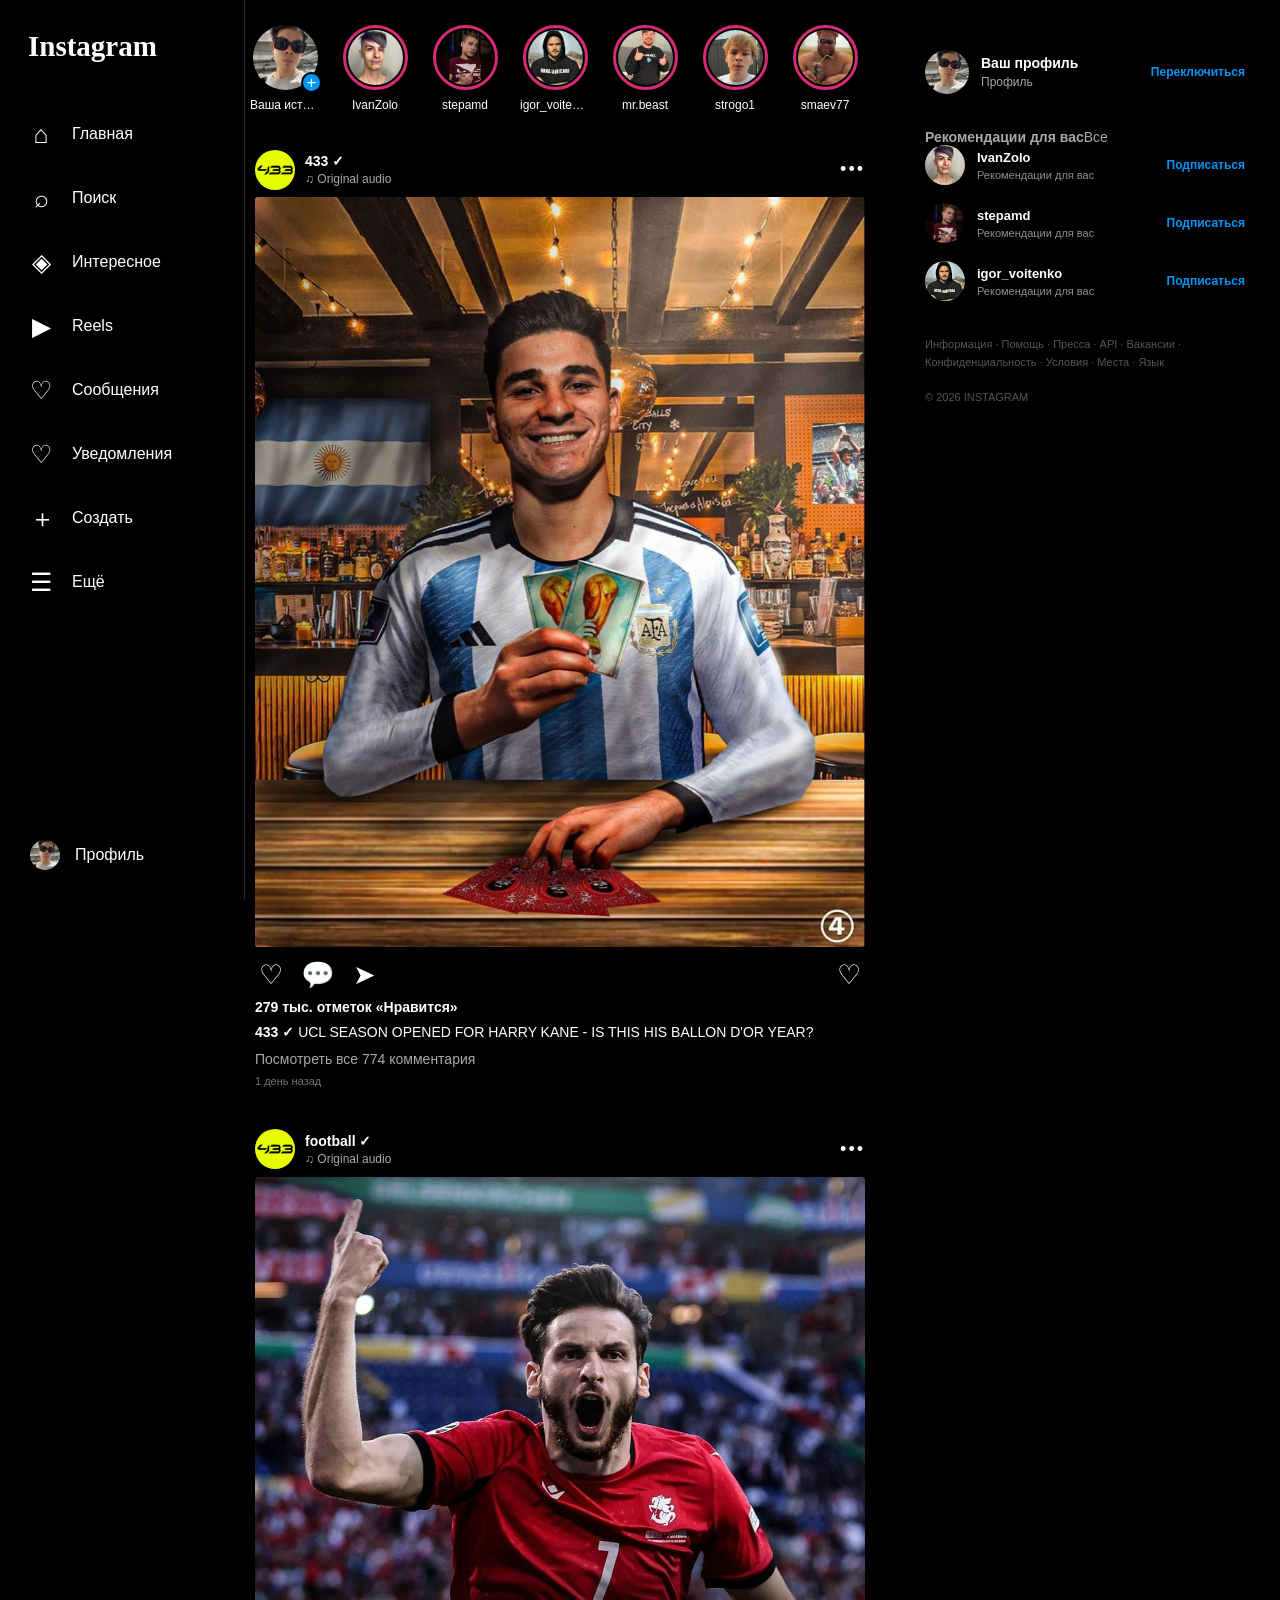
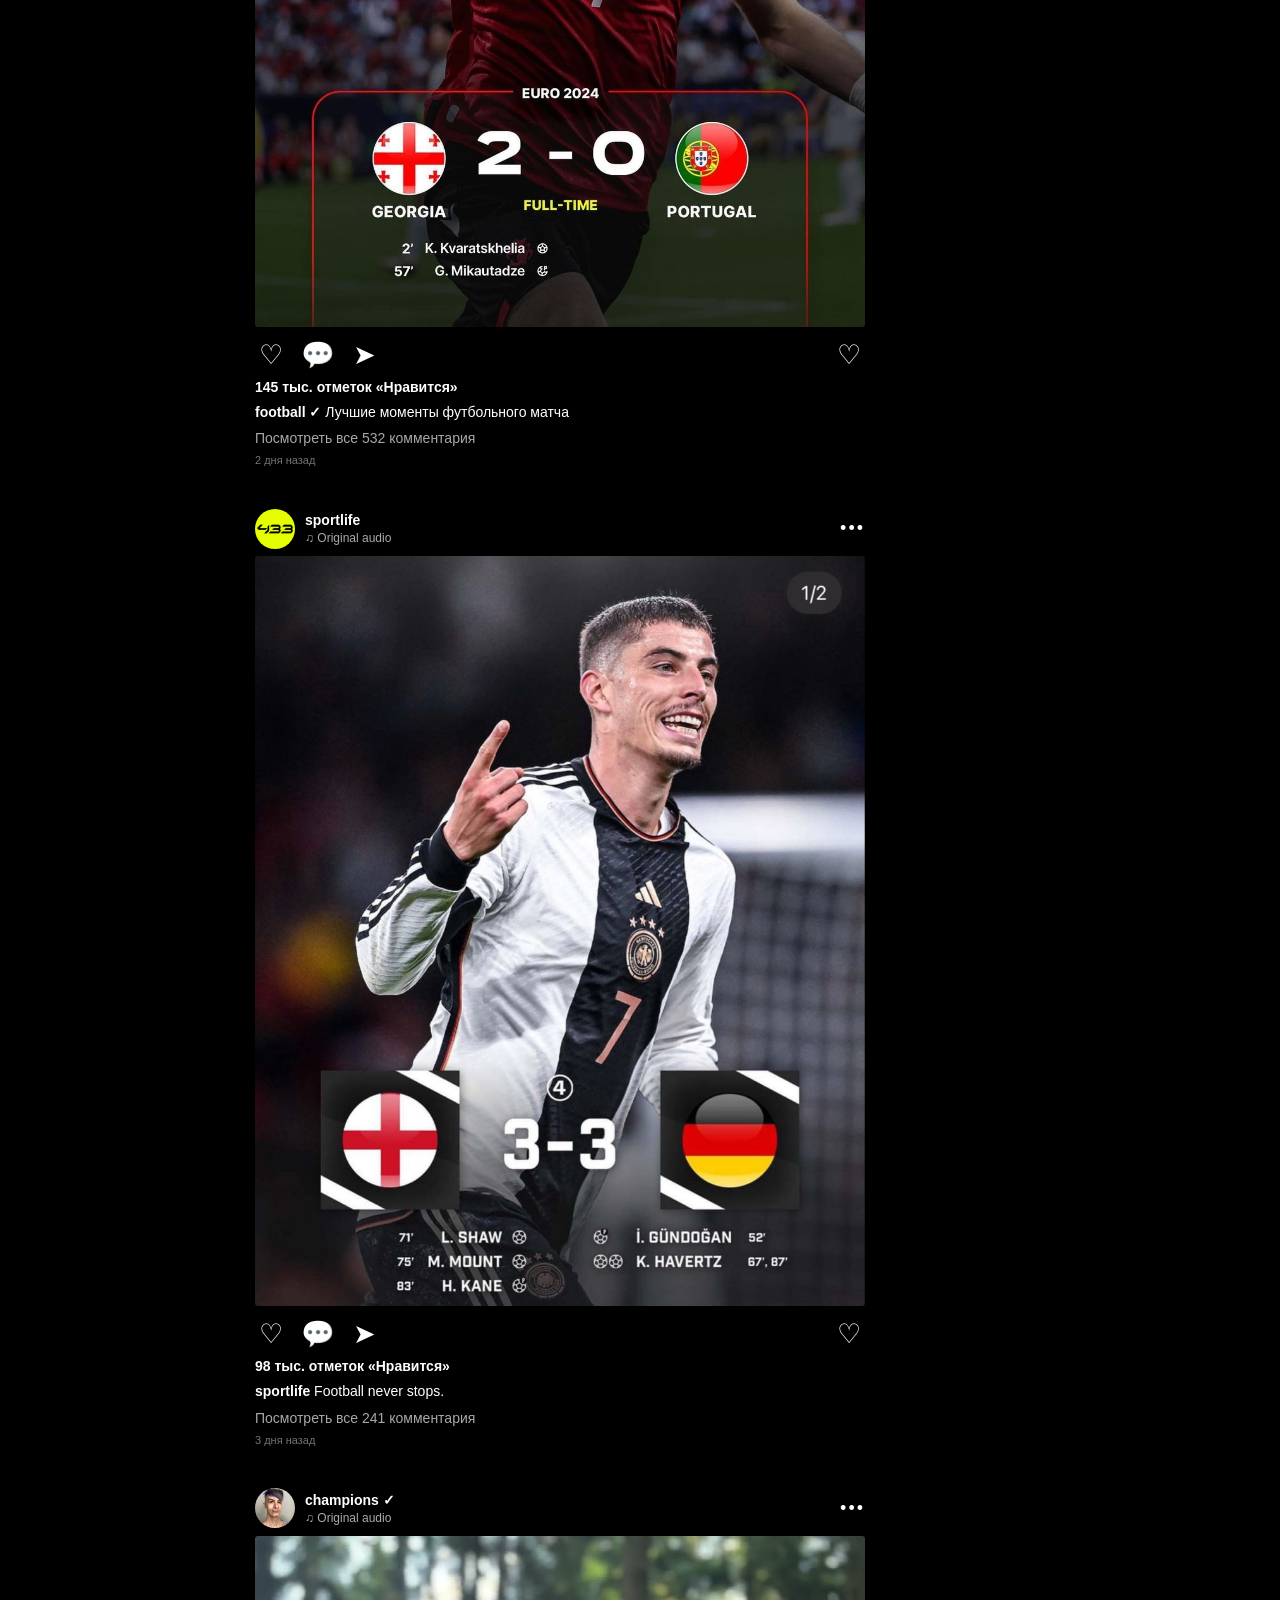
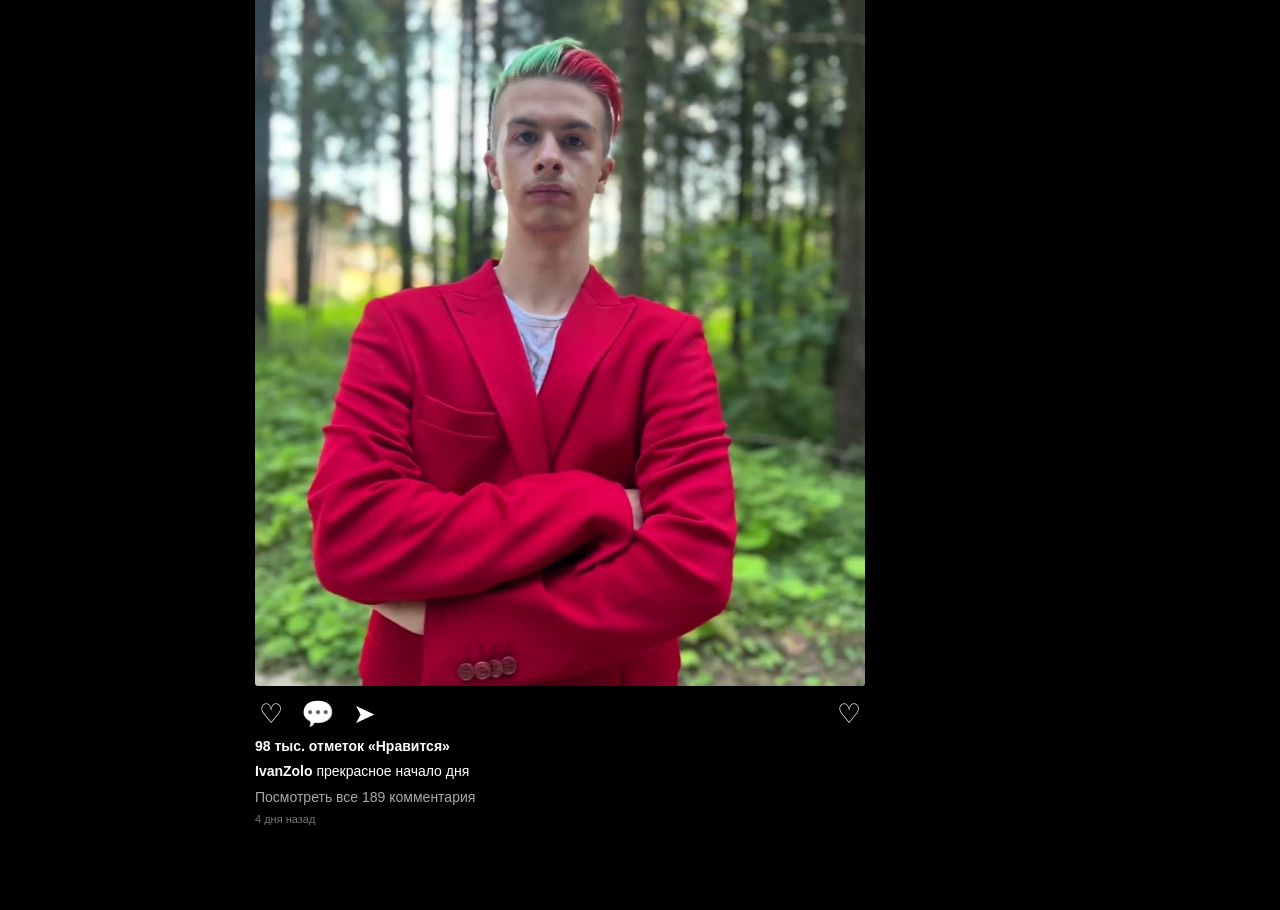
<file: index.html>
<!DOCTYPE html>
<html lang="ru">
<head>
    <meta charset="UTF-8">
    <meta name="viewport" content="width=device-width, initial-scale=1.0">
    <title>Instagram</title>
    <link rel="stylesheet" href="style.css">
</head>
<body>

<aside class="sidebar">
    <h1>Instagram</h1>
    <nav>
        <a href="#"><span>⌂</span>Главная</a>
        <a href="#"><span>⌕</span>Поиск</a>
        <a href="#"><span>◈</span>Интересное</a>
        <a href="#"><span>▶</span>Reels</a>
        <a href="#"><span>♡</span>Сообщения</a>
        <a href="#"><span>♡</span>Уведомления</a>
        <a href="#"><span>＋</span>Создать</a>
        <a href="#"><span>☰</span>Ещё</a>
    </nav>
    <div class="profile">
        <img src="me.jpg" alt="Profile">
        <span>Профиль</span>
    </div>
</aside>

<main>
    <section class="stories">
        <a href="#story1" class="story my-story"><img src="me.jpg" alt=""><b>+</b><span>Ваша история</span></a>
        <a href="#story2" class="story"><img src="1.jpg" alt=""><span>IvanZolo</span></a>
        <a href="#story3" class="story"><img src="2.jpg" alt=""><span>stepamd</span></a>
        <a href="#story4" class="story"><img src="3.jpg" alt=""><span>igor_voitenko</span></a>
        <a href="#story5" class="story"><img src="4.jpg" alt=""><span>mr.beast</span></a>
        <a href="#story6" class="story"><img src="5.jpg" alt=""><span>strogo1</span></a>
        <a href="#story7" class="story"><img src="6.jpg" alt=""><span>smaev77</span></a>
    </section>

    <section class="feed">

        <article class="post">
            <div>
                <div>
                    <img src="433.jpg" alt="">
                    <div><strong>433 ✓</strong><span>♫ Original audio</span></div>
                </div>
                <span>•••</span>
            </div>
            <a href="#post1"><img class="photo" src="len1.jpg" alt="Post"></a>
            <div class="actions"><span>♡</span><span>💬</span><span>➤</span><span>♡</span></div>
            <div class="text">
                <strong>279 тыс. отметок «Нравится»</strong>
                <p><strong>433 ✓</strong> UCL SEASON OPENED FOR HARRY KANE - IS THIS HIS BALLON D'OR YEAR?</p>
                <span>Посмотреть все 774 комментария</span><small>1 день назад</small>
            </div>
        </article>

        <article class="post">
            <div>
                <div>
                    <img src="433.jpg" alt="">
                    <div><strong>football ✓</strong><span>♫ Original audio</span></div>
                </div>
                <span>•••</span>
            </div>
            <a href="#post2"><img class="photo" src="len2.jpg" alt="Post"></a>
            <div class="actions"><span>♡</span><span>💬</span><span>➤</span><span>♡</span></div>
            <div class="text">
                <strong>145 тыс. отметок «Нравится»</strong>
                <p><strong>football ✓</strong> Лучшие моменты футбольного матча</p>
                <span>Посмотреть все 532 комментария</span><small>2 дня назад</small>
            </div>
        </article>

        <article class="post">
            <div>
                <div>
                    <img src="433.jpg" alt="">
                    <div><strong>sportlife</strong><span>♫ Original audio</span></div>
                </div>
                <span>•••</span>
            </div>
            <a href="#post3"><img class="photo" src="len3.jpg" alt="Post"></a>
            <div class="actions"><span>♡</span><span>💬</span><span>➤</span><span>♡</span></div>
            <div class="text">
                <strong>98 тыс. отметок «Нравится»</strong>
                <p><strong>sportlife</strong> Football never stops.</p>
                <span>Посмотреть все 241 комментария</span><small>3 дня назад</small>
            </div>
        </article>

        <article class="post">
            <div>
                <div>
                    <img src="1.jpg" alt="">
                    <div><strong>champions ✓</strong><span>♫ Original audio</span></div>
                </div>
                <span>•••</span>
            </div>
            <a href="#post4"><img class="photo" src="len4.jpg" alt="Post"></a>
            <div class="actions"><span>♡</span><span>💬</span><span>➤</span><span>♡</span></div>
            <div class="text">
                <strong>98 тыс. отметок «Нравится»</strong>
                <p><strong>IvanZolo</strong> прекрасное начало дня</p>
                <span>Посмотреть все 189 комментария</span><small>4 дня назад</small>
            </div>
        </article>

    </section>
</main>

<aside class="right">
    <div class="account">
        <img src="me.jpg" alt="Profile">
        <div><strong>Ваш профиль</strong><span>Профиль</span></div>
        <a href="#">Переключиться</a>
    </div>

    <div>
        <div><strong>Рекомендации для вас</strong><a href="#">Все</a></div>

        <div class="recommendation">
            <img src="1.jpg" alt="">
            <div><strong>IvanZolo</strong><span>Рекомендации для вас</span></div>
            <a href="#">Подписаться</a>
        </div>

        <div class="recommendation">
            <img src="2.jpg" alt="">
            <div><strong>stepamd</strong><span>Рекомендации для вас</span></div>
            <a href="#">Подписаться</a>
        </div>

        <div class="recommendation">
            <img src="3.jpg" alt="">
            <div><strong>igor_voitenko</strong><span>Рекомендации для вас</span></div>
            <a href="#">Подписаться</a>
        </div>
    </div>

    <footer>
        Информация · Помощь · Пресса · API · Вакансии · Конфиденциальность · Условия · Места · Язык
        <br><br>© 2026 INSTAGRAM
    </footer>
</aside>

<div id="post1" class="window"><div class="post-window"><a href="#" class="close">×</a><img src="len1.jpg" alt="Post"><div><div><img src="433.jpg" alt=""><strong>433 ✓</strong></div><p><strong>433 ✓</strong> UCL SEASON OPENED FOR HARRY KANE - IS THIS HIS BALLON D'OR YEAR?</p><div class="window-actions">♡　💬　➤</div><strong>279 тыс. отметок «Нравится»</strong><p>Посмотреть все 774 комментария</p></div></div></div>

<div id="post2" class="window"><div class="post-window"><a href="#" class="close">×</a><img src="len2.jpg" alt="Post"><div><div><img src="433.jpg" alt=""><strong>football ✓</strong></div><p><strong>football ✓</strong> Лучшие моменты футбольного матча</p><div class="window-actions">♡　💬　➤</div><strong>145 тыс. отметок «Нравится»</strong><p>Посмотреть все 532 комментария</p></div></div></div>

<div id="post3" class="window"><div class="post-window"><a href="#" class="close">×</a><img src="len3.jpg" alt="Post"><div><div><img src="433.jpg" alt=""><strong>sportlife</strong></div><p><strong>sportlife</strong> Football never stops.</p><div class="window-actions">♡　💬　➤</div><strong>98 тыс. отметок «Нравится»</strong><p>Посмотреть все 241 комментария</p></div></div></div>

<div id="post4" class="window"><div class="post-window"><a href="#" class="close">×</a><img src="len4.jpg" alt="Post"><div><div><img src="1.jpg" alt=""><strong>champions ✓</strong></div><p><strong>IvanZolo</strong> прекрасное начало дня</p><div class="window-actions">♡　💬　➤</div><strong>98 тыс. отметок «Нравится»</strong><p>Посмотреть все 189 комментария</p></div></div></div>

<div id="story1" class="story-window"><a href="#" class="story-close">×</a><div class="story-content"><img src="me.jpg" alt=""><div class="story-name">Ваша история</div></div></div>
<div id="story2" class="story-window"><a href="#" class="story-close">×</a><div class="story-content"><img src="1.jpg" alt=""><div class="story-name">IvanZolo</div></div></div>
<div id="story3" class="story-window"><a href="#" class="story-close">×</a><div class="story-content"><img src="2.jpg" alt=""><div class="story-name">stepamd</div></div></div>
<div id="story4" class="story-window"><a href="#" class="story-close">×</a><div class="story-content"><img src="3.jpg" alt=""><div class="story-name">igor_voitenko</div></div></div>
<div id="story5" class="story-window"><a href="#" class="story-close">×</a><div class="story-content"><img src="4.jpg" alt=""><div class="story-name">mr.beast</div></div></div>
<div id="story6" class="story-window"><a href="#" class="story-close">×</a><div class="story-content"><img src="5.jpg" alt=""><div class="story-name">strogo1</div></div></div>
<div id="story7" class="story-window"><a href="#" class="story-close">×</a><div class="story-content"><img src="6.jpg" alt=""><div class="story-name">smaev77</div></div></div>

</body>
</html>
</file>
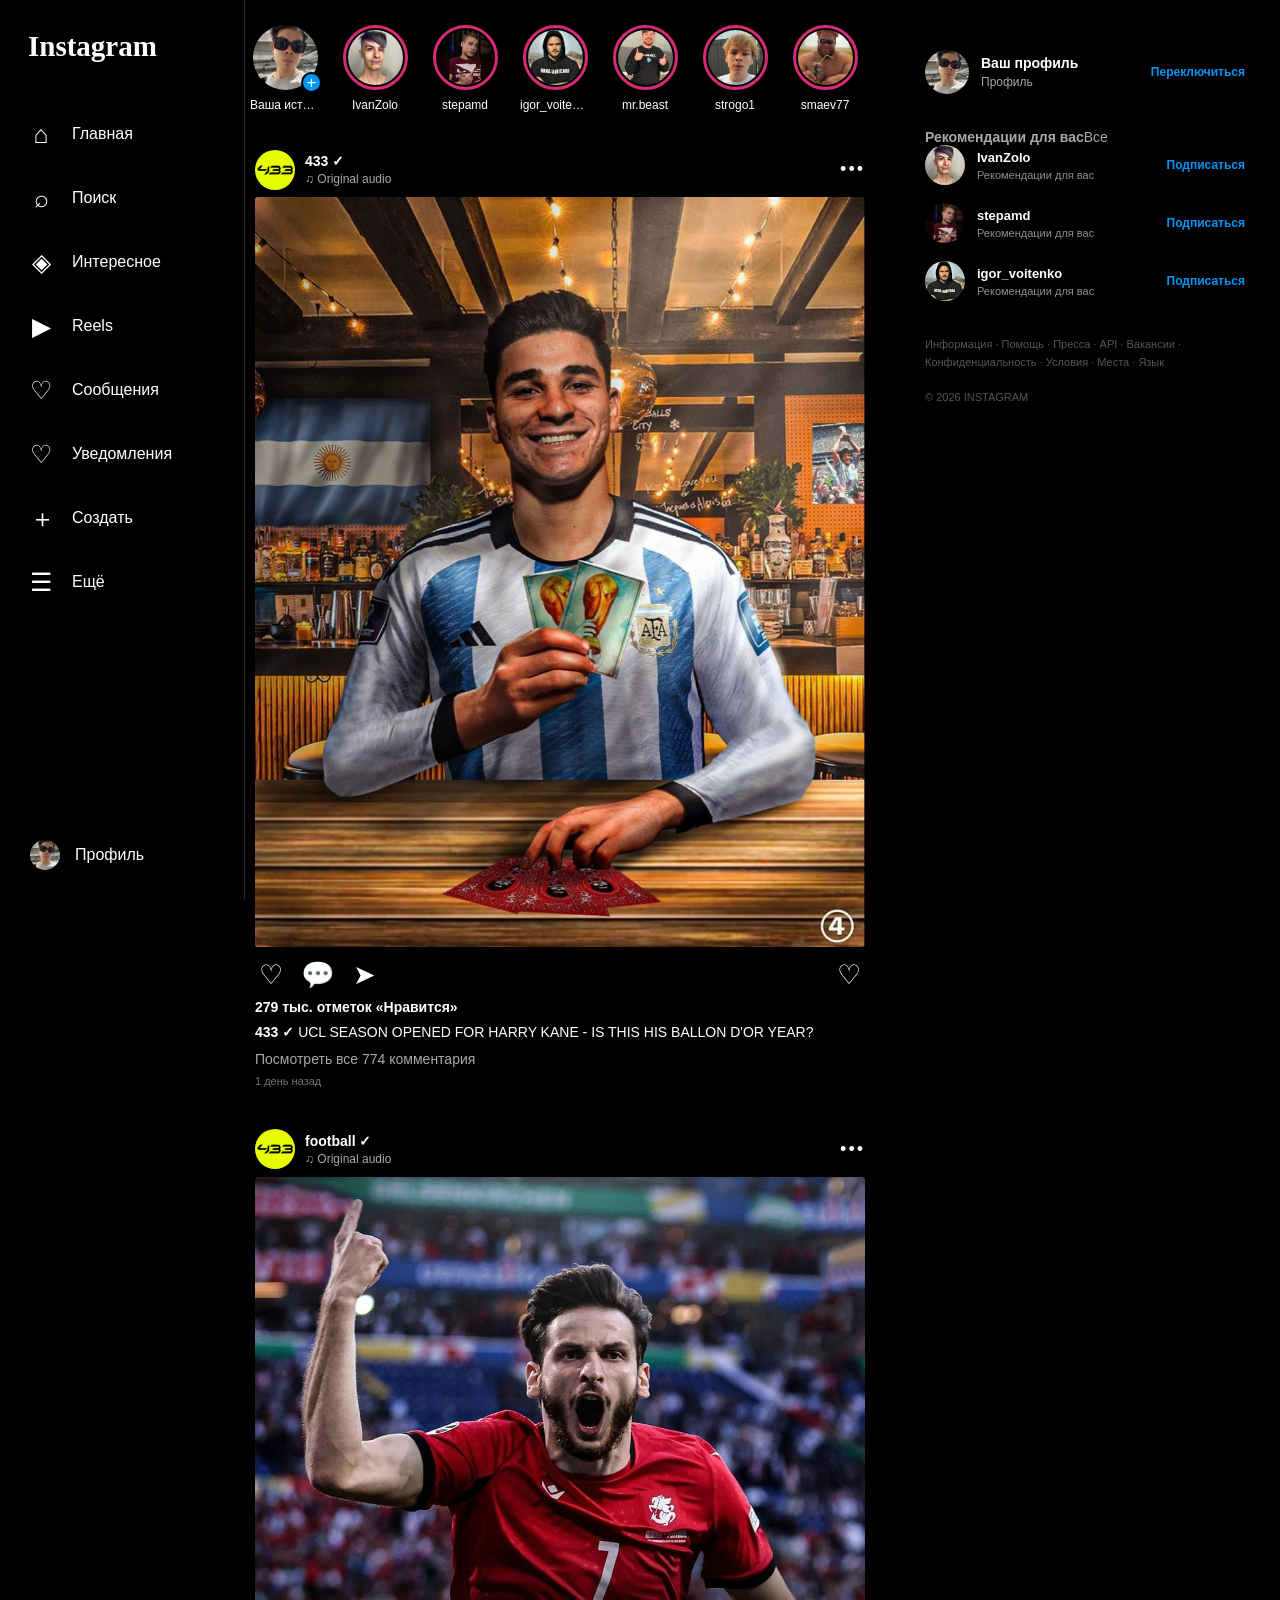
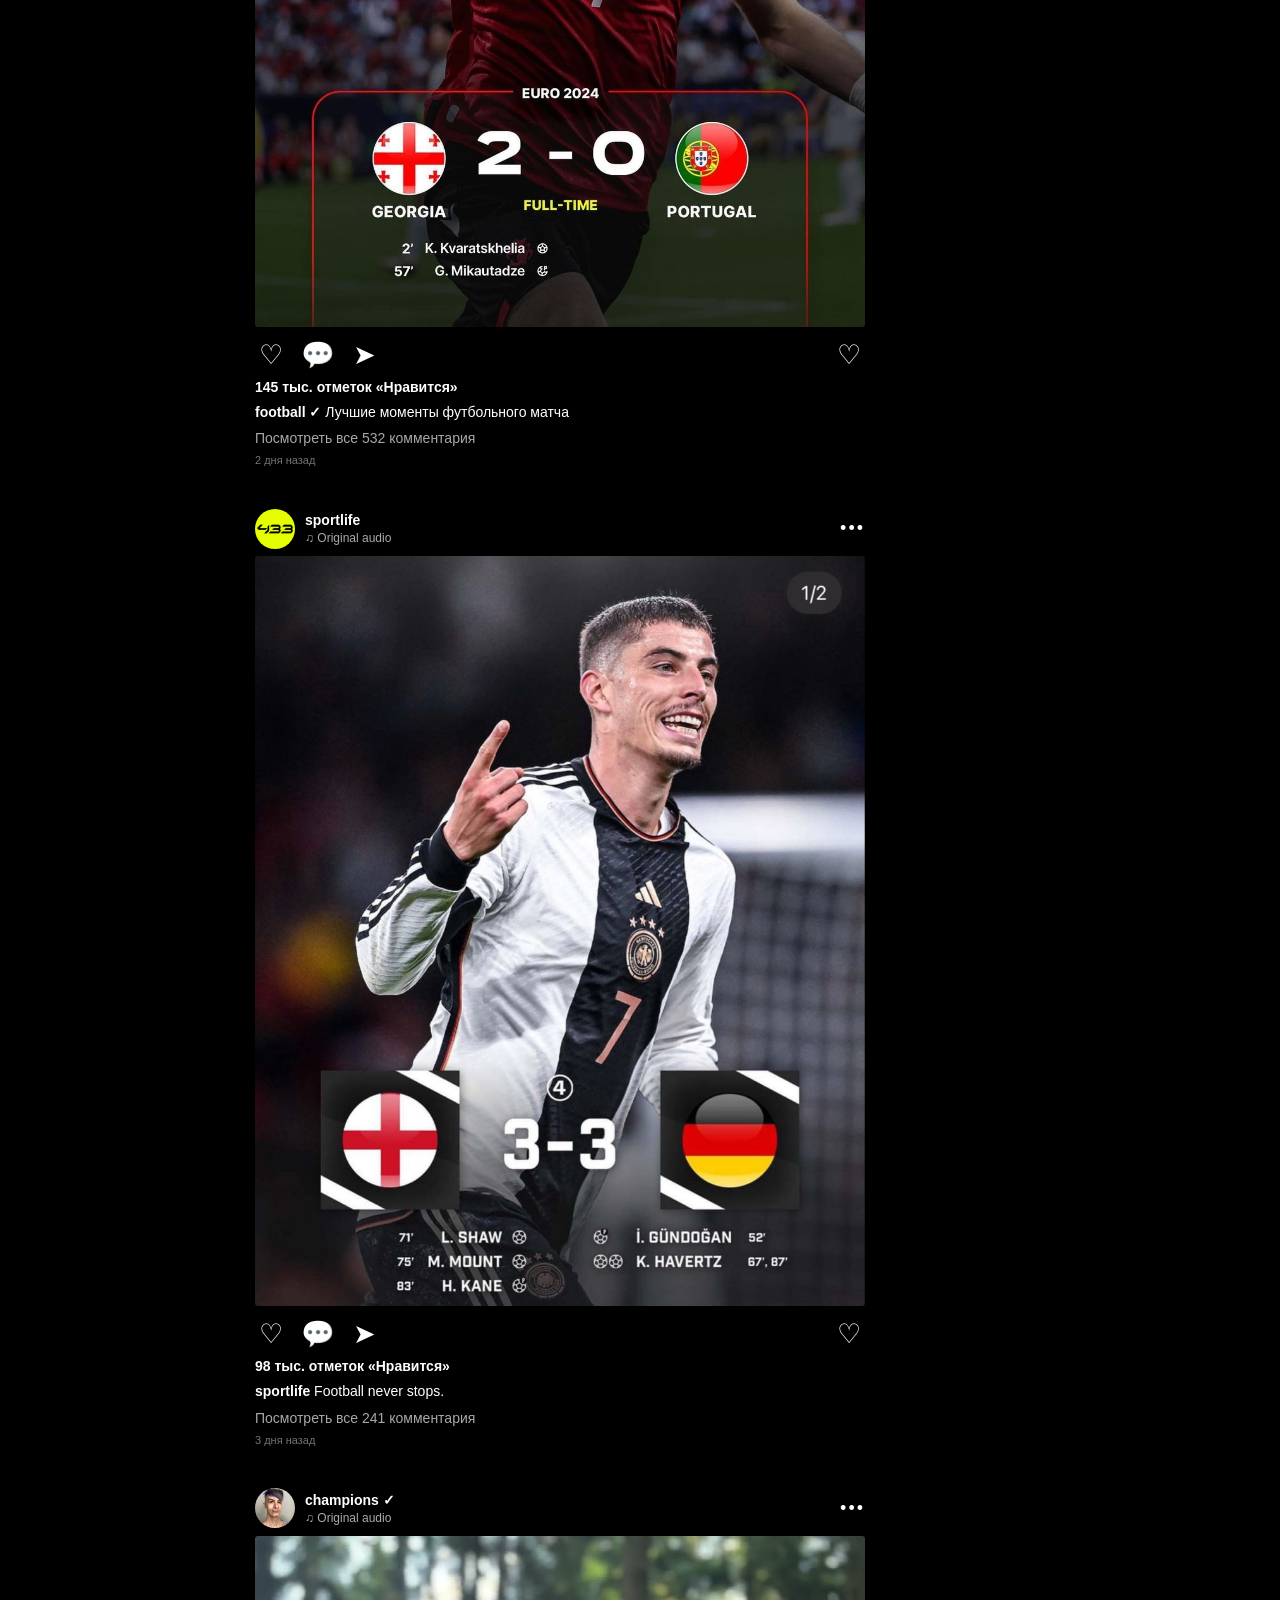
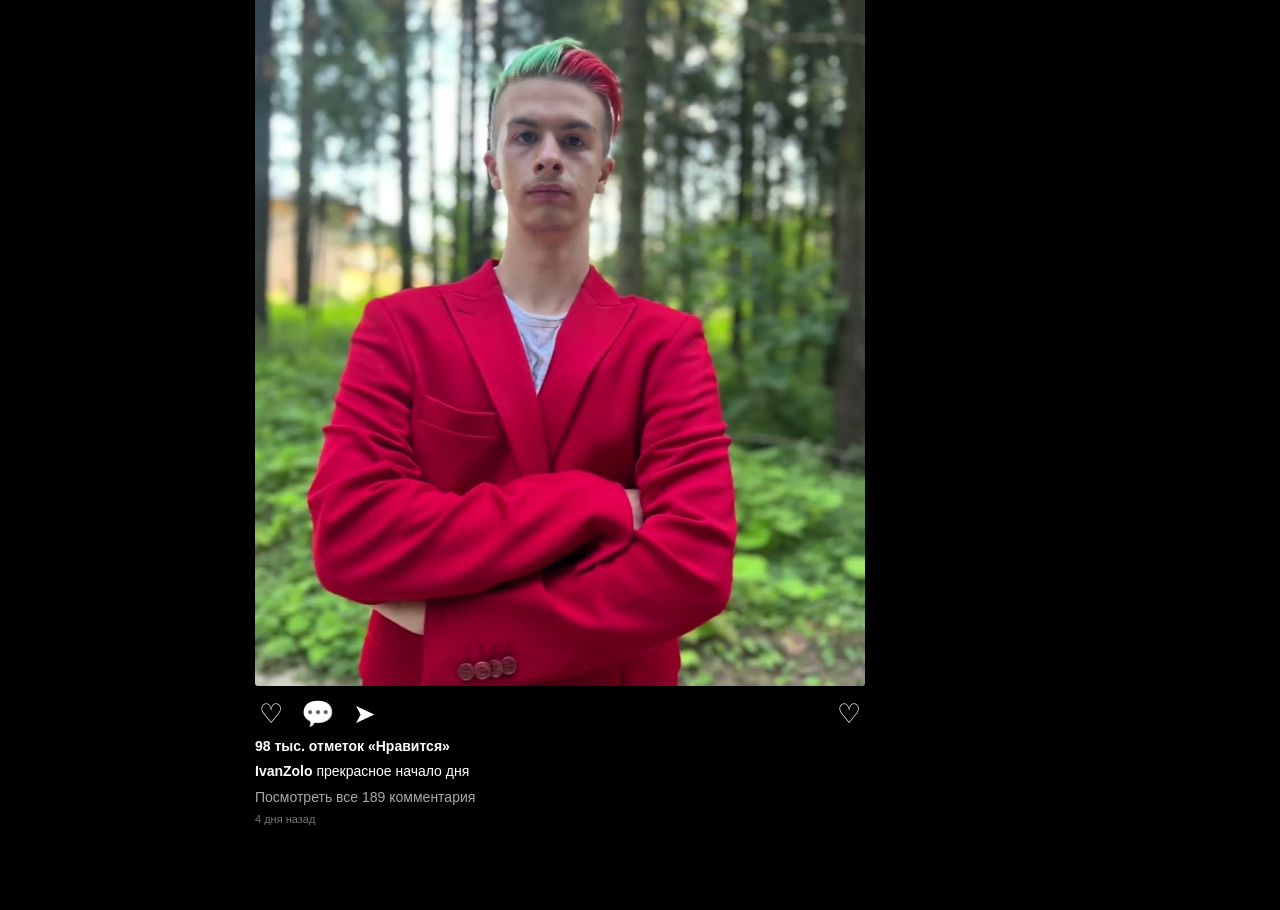
<file: insta.html>
<!DOCTYPE html>
<html lang="ru">
<head>
    <meta charset="UTF-8">
    <meta name="viewport" content="width=device-width, initial-scale=1.0">
    <title>Instagram</title>
    <link rel="stylesheet" href="style.css">
</head>
<body>

<aside class="sidebar">
    <h1>Instagram</h1>
    <nav>
        <a href="#"><span>⌂</span>Главная</a>
        <a href="#"><span>⌕</span>Поиск</a>
        <a href="#"><span>◈</span>Интересное</a>
        <a href="#"><span>▶</span>Reels</a>
        <a href="#"><span>♡</span>Сообщения</a>
        <a href="#"><span>♡</span>Уведомления</a>
        <a href="#"><span>＋</span>Создать</a>
        <a href="#"><span>☰</span>Ещё</a>
    </nav>
    <div class="profile">
        <img src="me.jpg" alt="Profile">
        <span>Профиль</span>
    </div>
</aside>

<main>
    <section class="stories">
        <a href="#story1" class="story my-story"><img src="me.jpg" alt=""><b>+</b><span>Ваша история</span></a>
        <a href="#story2" class="story"><img src="1.jpg" alt=""><span>IvanZolo</span></a>
        <a href="#story3" class="story"><img src="2.jpg" alt=""><span>stepamd</span></a>
        <a href="#story4" class="story"><img src="3.jpg" alt=""><span>igor_voitenko</span></a>
        <a href="#story5" class="story"><img src="4.jpg" alt=""><span>mr.beast</span></a>
        <a href="#story6" class="story"><img src="5.jpg" alt=""><span>strogo1</span></a>
        <a href="#story7" class="story"><img src="6.jpg" alt=""><span>smaev77</span></a>
    </section>

    <section class="feed">

        <article class="post">
            <div>
                <div>
                    <img src="433.jpg" alt="">
                    <div><strong>433 ✓</strong><span>♫ Original audio</span></div>
                </div>
                <span>•••</span>
            </div>
            <a href="#post1"><img class="photo" src="len1.jpg" alt="Post"></a>
            <div class="actions"><span>♡</span><span>💬</span><span>➤</span><span>♡</span></div>
            <div class="text">
                <strong>279 тыс. отметок «Нравится»</strong>
                <p><strong>433 ✓</strong> UCL SEASON OPENED FOR HARRY KANE - IS THIS HIS BALLON D'OR YEAR?</p>
                <span>Посмотреть все 774 комментария</span><small>1 день назад</small>
            </div>
        </article>

        <article class="post">
            <div>
                <div>
                    <img src="433.jpg" alt="">
                    <div><strong>football ✓</strong><span>♫ Original audio</span></div>
                </div>
                <span>•••</span>
            </div>
            <a href="#post2"><img class="photo" src="len2.jpg" alt="Post"></a>
            <div class="actions"><span>♡</span><span>💬</span><span>➤</span><span>♡</span></div>
            <div class="text">
                <strong>145 тыс. отметок «Нравится»</strong>
                <p><strong>football ✓</strong> Лучшие моменты футбольного матча</p>
                <span>Посмотреть все 532 комментария</span><small>2 дня назад</small>
            </div>
        </article>

        <article class="post">
            <div>
                <div>
                    <img src="433.jpg" alt="">
                    <div><strong>sportlife</strong><span>♫ Original audio</span></div>
                </div>
                <span>•••</span>
            </div>
            <a href="#post3"><img class="photo" src="len3.jpg" alt="Post"></a>
            <div class="actions"><span>♡</span><span>💬</span><span>➤</span><span>♡</span></div>
            <div class="text">
                <strong>98 тыс. отметок «Нравится»</strong>
                <p><strong>sportlife</strong> Football never stops.</p>
                <span>Посмотреть все 241 комментария</span><small>3 дня назад</small>
            </div>
        </article>

        <article class="post">
            <div>
                <div>
                    <img src="1.jpg" alt="">
                    <div><strong>champions ✓</strong><span>♫ Original audio</span></div>
                </div>
                <span>•••</span>
            </div>
            <a href="#post4"><img class="photo" src="len4.jpg" alt="Post"></a>
            <div class="actions"><span>♡</span><span>💬</span><span>➤</span><span>♡</span></div>
            <div class="text">
                <strong>98 тыс. отметок «Нравится»</strong>
                <p><strong>IvanZolo</strong> прекрасное начало дня</p>
                <span>Посмотреть все 189 комментария</span><small>4 дня назад</small>
            </div>
        </article>

    </section>
</main>

<aside class="right">
    <div class="account">
        <img src="me.jpg" alt="Profile">
        <div><strong>Ваш профиль</strong><span>Профиль</span></div>
        <a href="#">Переключиться</a>
    </div>

    <div>
        <div><strong>Рекомендации для вас</strong><a href="#">Все</a></div>

        <div class="recommendation">
            <img src="1.jpg" alt="">
            <div><strong>IvanZolo</strong><span>Рекомендации для вас</span></div>
            <a href="#">Подписаться</a>
        </div>

        <div class="recommendation">
            <img src="2.jpg" alt="">
            <div><strong>stepamd</strong><span>Рекомендации для вас</span></div>
            <a href="#">Подписаться</a>
        </div>

        <div class="recommendation">
            <img src="3.jpg" alt="">
            <div><strong>igor_voitenko</strong><span>Рекомендации для вас</span></div>
            <a href="#">Подписаться</a>
        </div>
    </div>

    <footer>
        Информация · Помощь · Пресса · API · Вакансии · Конфиденциальность · Условия · Места · Язык
        <br><br>© 2026 INSTAGRAM
    </footer>
</aside>

<div id="post1" class="window"><div class="post-window"><a href="#" class="close">×</a><img src="len1.jpg" alt="Post"><div><div><img src="433.jpg" alt=""><strong>433 ✓</strong></div><p><strong>433 ✓</strong> UCL SEASON OPENED FOR HARRY KANE - IS THIS HIS BALLON D'OR YEAR?</p><div class="window-actions">♡　💬　➤</div><strong>279 тыс. отметок «Нравится»</strong><p>Посмотреть все 774 комментария</p></div></div></div>

<div id="post2" class="window"><div class="post-window"><a href="#" class="close">×</a><img src="len2.jpg" alt="Post"><div><div><img src="433.jpg" alt=""><strong>football ✓</strong></div><p><strong>football ✓</strong> Лучшие моменты футбольного матча</p><div class="window-actions">♡　💬　➤</div><strong>145 тыс. отметок «Нравится»</strong><p>Посмотреть все 532 комментария</p></div></div></div>

<div id="post3" class="window"><div class="post-window"><a href="#" class="close">×</a><img src="len3.jpg" alt="Post"><div><div><img src="433.jpg" alt=""><strong>sportlife</strong></div><p><strong>sportlife</strong> Football never stops.</p><div class="window-actions">♡　💬　➤</div><strong>98 тыс. отметок «Нравится»</strong><p>Посмотреть все 241 комментария</p></div></div></div>

<div id="post4" class="window"><div class="post-window"><a href="#" class="close">×</a><img src="len4.jpg" alt="Post"><div><div><img src="1.jpg" alt=""><strong>champions ✓</strong></div><p><strong>IvanZolo</strong> прекрасное начало дня</p><div class="window-actions">♡　💬　➤</div><strong>98 тыс. отметок «Нравится»</strong><p>Посмотреть все 189 комментария</p></div></div></div>

<div id="story1" class="story-window"><a href="#" class="story-close">×</a><div class="story-content"><img src="me.jpg" alt=""><div class="story-name">Ваша история</div></div></div>
<div id="story2" class="story-window"><a href="#" class="story-close">×</a><div class="story-content"><img src="1.jpg" alt=""><div class="story-name">IvanZolo</div></div></div>
<div id="story3" class="story-window"><a href="#" class="story-close">×</a><div class="story-content"><img src="2.jpg" alt=""><div class="story-name">stepamd</div></div></div>
<div id="story4" class="story-window"><a href="#" class="story-close">×</a><div class="story-content"><img src="3.jpg" alt=""><div class="story-name">igor_voitenko</div></div></div>
<div id="story5" class="story-window"><a href="#" class="story-close">×</a><div class="story-content"><img src="4.jpg" alt=""><div class="story-name">mr.beast</div></div></div>
<div id="story6" class="story-window"><a href="#" class="story-close">×</a><div class="story-content"><img src="5.jpg" alt=""><div class="story-name">strogo1</div></div></div>
<div id="story7" class="story-window"><a href="#" class="story-close">×</a><div class="story-content"><img src="6.jpg" alt=""><div class="story-name">smaev77</div></div></div>

</body>
</html>
</file>
<file: style.css>
* {
    box-sizing: border-box;
    margin: 0;
    padding: 0;
}

body {
    background: #000;
    color: #fff;
    font-family: Arial, sans-serif;
    font-size: 14px;
}

a {
    color: inherit;
    text-decoration: none;
}

.sidebar {
    position: fixed;
    left: 0;
    top: 0;
    width: 245px;
    height: 100vh;
    padding: 30px 20px;
    border-right: 1px solid #262626;
    background: #000;
    z-index: 100;
}

.sidebar h1 {
    margin: 0 0 45px 8px;
    font-family: cursive;
    font-size: 29px;
}

.sidebar nav {
    display: flex;
    flex-direction: column;
    gap: 12px;
}

.sidebar nav a {
    display: flex;
    align-items: center;
    gap: 20px;
    height: 52px;
    padding: 0 10px;
    border-radius: 10px;
    font-size: 16px;
    transition: background 0.2s;
}

.sidebar nav a:hover {
    background: #1a1a1a;
}

.sidebar nav span {
    width: 22px;
    font-size: 25px;
    text-align: center;
}

.profile {
    position: absolute;
    left: 30px;
    bottom: 30px;
    display: flex;
    align-items: center;
    gap: 15px;
    font-size: 16px;
}

.profile img {
    width: 30px;
    height: 30px;
    border-radius: 50%;
    object-fit: cover;
}

main {
    width: min(630px, calc(100vw - 590px));
    min-width: 420px;
    margin-left: 245px;
    padding: 25px 0 50px;
}

.stories {
    display: flex;
    gap: 20px;
    width: 100%;
    margin-bottom: 30px;
    padding: 0 5px;
    overflow-x: auto;
    scrollbar-width: none;
}

.stories::-webkit-scrollbar {
    display: none;
}

.story {
    position: relative;
    flex: 0 0 65px;
    display: flex;
    flex-direction: column;
    align-items: center;
    gap: 8px;
    overflow: visible;
}

.story img {
    width: 65px;
    height: 65px;
    border: 3px solid #d62976;
    border-radius: 50%;
    padding: 2px;
    object-fit: cover;
}

.story span {
    width: 70px;
    overflow: hidden;
    text-align: center;
    text-overflow: ellipsis;
    white-space: nowrap;
    font-size: 12px;
}

.my-story img {
    border: none;
    padding: 0;
}

.my-story b {
    position: absolute;
    right: -2px;
    top: 47px;
    width: 21px;
    height: 21px;
    border: 2px solid #000;
    border-radius: 50%;
    background: #0095f6;
    color: #fff;
    font-size: 17px;
    font-weight: normal;
    line-height: 17px;
    text-align: center;
}

.feed {
    width: min(610px, 100%);
    margin: 0 auto;
}

.post {
    margin-bottom: 35px;
}

.post > div:first-child {
    display: flex;
    align-items: center;
    justify-content: space-between;
    height: 55px;
}

.post > div:first-child > div:first-child {
    display: flex;
    align-items: center;
    gap: 10px;
}

.post > div:first-child > div:first-child > img {
    width: 40px;
    height: 40px;
    border-radius: 50%;
    object-fit: cover;
}

.post > div:first-child > div:first-child > div {
    display: flex;
    flex-direction: column;
    gap: 3px;
}

.post > div:first-child > div:first-child > div strong {
    font-size: 14px;
}

.post > div:first-child > div:first-child > div span {
    color: #aaa;
    font-size: 12px;
}

.post > div:first-child > span {
    font-size: 18px;
    letter-spacing: 2px;
}

.post > a {
    display: block;
}

.photo {
    display: block;
    width: 100%;
    max-height: 750px;
    border-radius: 3px;
    object-fit: cover;
    cursor: pointer;
}

.actions {
    display: flex;
    align-items: center;
    gap: 18px;
    padding: 12px 4px 8px;
    font-size: 27px;
}

.actions span {
    cursor: pointer;
}

.actions span:last-child {
    margin-left: auto;
}

.text {
    display: flex;
    flex-direction: column;
    gap: 8px;
}

.text strong {
    font-size: 14px;
}

.text p {
    line-height: 1.4;
}

.text > span {
    color: #a8a8a8;
}

.text small {
    color: #737373;
    font-size: 11px;
}

.right {
    position: absolute;
    top: 50px;
    left: calc(245px + min(680px, calc(100vw - 590px + 50px)));
    width: 320px;
    color: #a8a8a8;
}

.account {
    display: flex;
    align-items: center;
    gap: 12px;
    margin-bottom: 35px;
}

.account > img {
    width: 44px;
    height: 44px;
    border-radius: 50%;
    object-fit: cover;
}

.account > div {
    display: flex;
    flex-direction: column;
    gap: 4px;
    flex: 1;
}

.account strong {
    color: #fff;
    font-size: 14px;
}

.account span {
    font-size: 12px;
}

.account > a,
.recommendation > a {
    color: #0095f6;
    font-size: 12px;
    font-weight: bold;
}

.recommendations > div:first-child {
    display: flex;
    justify-content: space-between;
    margin-bottom: 18px;
}

.recommendations > div:first-child strong {
    color: #8e8e8e;
}

.recommendations > div:first-child a {
    color: #fff;
}

.recommendation {
    display: flex;
    align-items: center;
    gap: 12px;
    margin-bottom: 18px;
}

.recommendation img {
    width: 40px;
    height: 40px;
    border-radius: 50%;
    object-fit: cover;
}

.recommendation > div {
    display: flex;
    flex-direction: column;
    gap: 4px;
    flex: 1;
}

.recommendation strong {
    color: #fff;
    font-size: 13px;
}

.recommendation span {
    color: #8e8e8e;
    font-size: 11px;
}

.right footer {
    margin-top: 35px;
    color: #555;
    font-size: 11px;
    line-height: 1.6;
}

.window {
    display: none;
    position: fixed;
    inset: 0;
    align-items: center;
    justify-content: center;
    padding: 20px;
    background: rgba(0, 0, 0, 0.8);
    z-index: 1000;
}

.window:target {
    display: flex;
}

.post-window {
    position: relative;
    display: flex;
    width: min(1000px, 95vw);
    height: min(650px, 90vh);
    overflow: hidden;
    border-radius: 4px;
    background: #181818;
}

.post-window > img {
    width: 65%;
    height: 100%;
    background: #000;
    object-fit: contain;
}

.post-window > div {
    width: 35%;
    padding: 25px;
    overflow-y: auto;
}

.post-window > div > div:first-child {
    display: flex;
    align-items: center;
    gap: 12px;
    padding-bottom: 20px;
    border-bottom: 1px solid #333;
}

.post-window > div > div:first-child img {
    width: 40px;
    height: 40px;
    border-radius: 50%;
    object-fit: cover;
}

.post-window > div p {
    margin-top: 20px;
    color: #ddd;
    line-height: 1.5;
}

.window-actions {
    margin: 25px 0;
    font-size: 28px;
}

.close {
    position: absolute;
    top: 5px;
    right: 15px;
    z-index: 10;
    color: #fff;
    font-size: 35px;
    text-decoration: none;
}

.story-window {
    display: none;
    position: fixed;
    inset: 0;
    align-items: center;
    justify-content: center;
    background: #000;
    z-index: 1000;
}

.story-window:target {
    display: flex;
}

.story-content {
    position: relative;
    width: min(510px, 90vw);
    height: min(90vh, 850px);
    background: #111;
}

.story-content img {
    width: 100%;
    height: 100%;
    object-fit: cover;
}

.story-name {
    position: absolute;
    top: 20px;
    left: 20px;
    color: #fff;
    font-size: 16px;
    font-weight: bold;
}

.story-close {
    position: absolute;
    top: 15px;
    right: 30px;
    z-index: 10;
    color: #fff;
    font-size: 40px;
    text-decoration: none;
}

@media (max-width: 1250px) {
    main {
        width: min(630px, calc(100vw - 325px));
        min-width: 0;
    }

    .right {
        display: none;
    }
}

@media (max-width: 850px) {
    .sidebar {
        width: 72px;
        padding: 30px 10px;
    }

    .sidebar h1 {
        margin: 0 0 45px;
        font-size: 0;
        text-align: center;
    }

    .sidebar h1::after {
        content: "◎";
        font-size: 30px;
    }

    .sidebar nav a {
        justify-content: center;
        padding: 0;
        font-size: 0;
    }

    .sidebar nav a span {
        margin: 0;
    }

    .sidebar .profile {
        left: 21px;
    }

    .sidebar .profile span {
        display: none;
    }

    main {
        width: calc(100vw - 72px);
        margin-left: 72px;
        padding-left: 15px;
        padding-right: 15px;
    }

    .stories {
        width: 100%;
    }

    .feed {
        width: min(610px, 100%);
    }
}

@media (max-width: 600px) {
    body {
        font-size: 13px;
    }

    .sidebar {
        position: fixed;
        top: auto;
        bottom: 0;
        width: 100%;
        height: 60px;
        padding: 0 8px;
        border-top: 1px solid #262626;
        border-right: none;
    }

    .sidebar h1,
    .sidebar .profile {
        display: none;
    }

    .sidebar nav {
        height: 60px;
        flex-direction: row;
        align-items: center;
        justify-content: space-around;
        gap: 0;
    }

    .sidebar nav a {
        width: 45px;
        height: 50px;
    }

    main {
        width: 100%;
        margin-left: 0;
        padding: 15px 0 75px;
    }

    .stories {
        gap: 16px;
        margin-bottom: 20px;
        padding: 0 10px;
    }

    .story {
        flex-basis: 62px;
    }

    .story img {
        width: 62px;
        height: 62px;
    }

    .my-story b {
        top: 45px;
    }

    .feed {
        width: 100%;
    }

    .post {
        margin-bottom: 25px;
    }

    .post > div:first-child {
        height: 52px;
        padding: 0 10px;
    }

    .photo {
        max-height: none;
        border-radius: 0;
    }

    .actions {
        padding: 10px 10px 6px;
        font-size: 25px;
    }

    .text {
        padding: 0 10px;
    }

    .window {
        padding: 0;
    }

    .post-window {
        width: 100vw;
        height: 100vh;
        border-radius: 0;
        flex-direction: column;
        overflow-y: auto;
    }

    .post-window > img {
        width: 100%;
        height: 60vh;
        flex: 0 0 60vh;
    }

    .post-window > div {
        width: 100%;
        padding: 18px;
    }

    .close {
        top: 8px;
        right: 12px;
        font-size: 32px;
    }

    .story-window {
        padding: 0;
    }

    .story-content {
        width: 100vw;
        height: 100vh;
    }

    .story-close {
        top: 8px;
        right: 18px;
        font-size: 36px;
    }
}

@media (max-width: 380px) {
    .sidebar nav a {
        width: 38px;
    }

    .stories {
        gap: 12px;
    }

    .story {
        flex-basis: 58px;
    }

    .story img {
        width: 58px;
        height: 58px;
    }

    .my-story b {
        top: 41px;
    }

    .actions {
        gap: 14px;
    }
}
</file>
